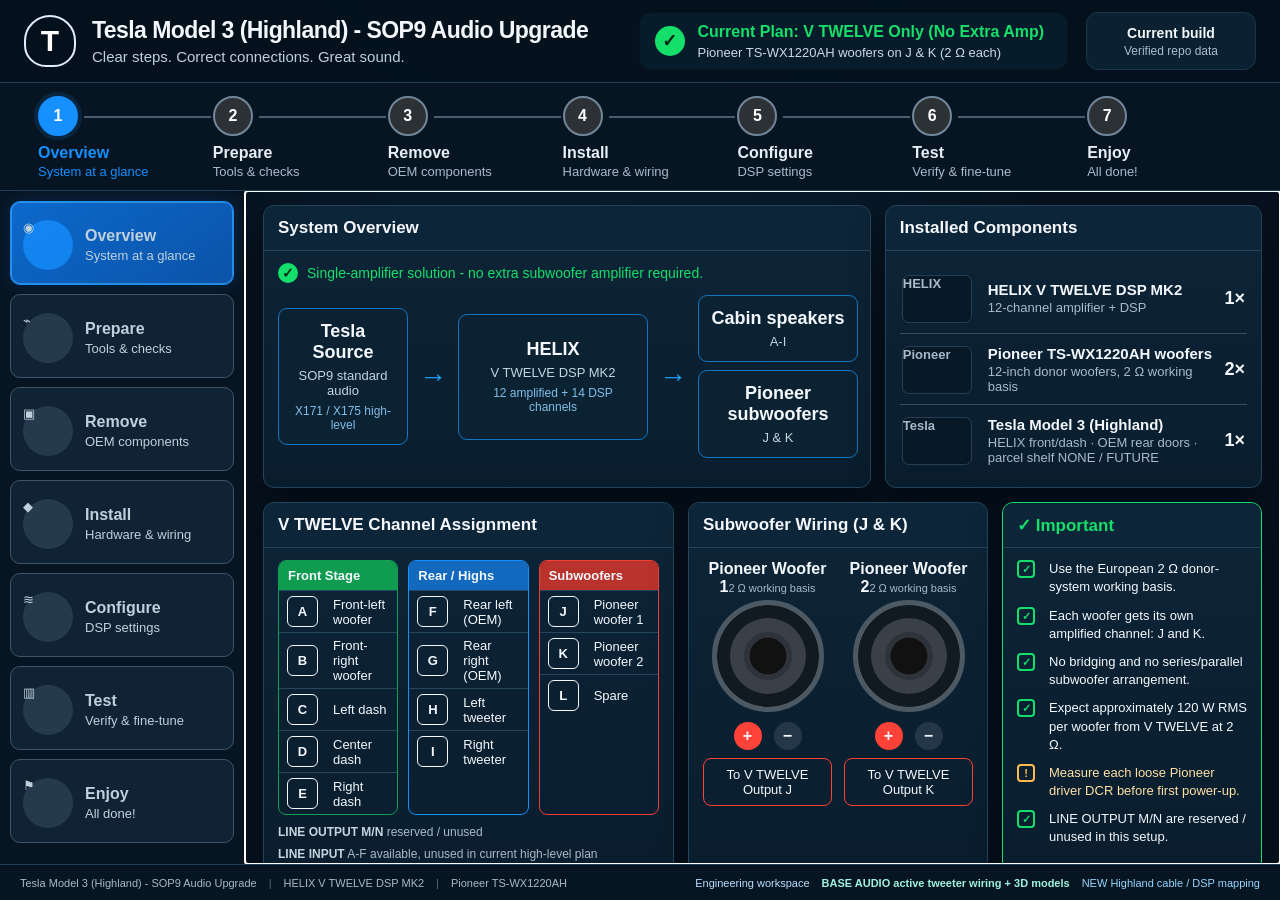
<file: docs/index.html>
<!doctype html>
<html lang="en">
<head>
<meta charset="utf-8">
<meta name="viewport" content="width=device-width,initial-scale=1,viewport-fit=cover">
<meta name="theme-color" content="#07131f">
<title>Tesla Model 3 SOP9 Audio Installation Workflow</title>
<link rel="stylesheet" href="assets/workflow.css">
</head>
<body>
<div id="workflowRoot" class="workflow-app">
  <header class="workflow-header">
    <div class="workflow-brand" aria-label="Tesla audio project">
      <div class="workflow-mark" aria-hidden="true">T</div>
      <div>
        <h1>Tesla Model 3 (Highland) - SOP9 Audio Upgrade</h1>
        <p>Clear steps. Correct connections. Great sound.</p>
      </div>
    </div>
    <div class="workflow-plan" id="planBanner">
      <span class="status-check" aria-hidden="true">✓</span>
      <div><strong>Current Plan: V TWELVE Only (No Extra Amp)</strong><span>Pioneer TS-WX1220AH woofers on J &amp; K (2 Ω each)</span></div>
    </div>
    <div class="workflow-build"><strong>Current build</strong><span>Verified repo data</span></div>
  </header>

  <nav class="workflow-timeline" id="workflowTimeline" aria-label="Installation steps"></nav>

  <div class="workflow-shell">
    <aside class="workflow-rail" aria-label="Step navigation">
      <div id="workflowRail"></div>
    </aside>
    <main class="workflow-main" id="workflowMain" tabindex="-1" aria-live="polite"></main>
  </div>

  <footer class="workflow-footer">
    <span>Tesla Model 3 (Highland) - SOP9 Audio Upgrade</span>
    <span>HELIX V TWELVE DSP MK2</span>
    <span>Pioneer TS-WX1220AH</span>
    <span class="footer-spacer"></span>
    <a href="engineering.html">Engineering workspace</a>
    <a href="baudio-tweeter-routing.html" style="color:#9ff4df"><strong>BASE AUDIO active tweeter wiring + 3D models</strong></a>
    <a href="dsp-wiring.html" style="color:#94d7ff">NEW Highland cable / DSP mapping</a>
  </footer>
</div>
<!--
  The source-focused engineering workspace moved to engineering.html when the
  installation workflow became the default Pages entry point. These legacy
  validation markers remain here until validate_docs_workspace.py is split into
  workflow and engineering contracts: assets/installed-system.js,
  assets/installed-system.css, Tesla Parts Catalog · Audio Speakers, VEHICLE MAP,
  >Vehicle map<.
-->
<script src="assets/workflow.js"></script>
</body>
</html>
</file>
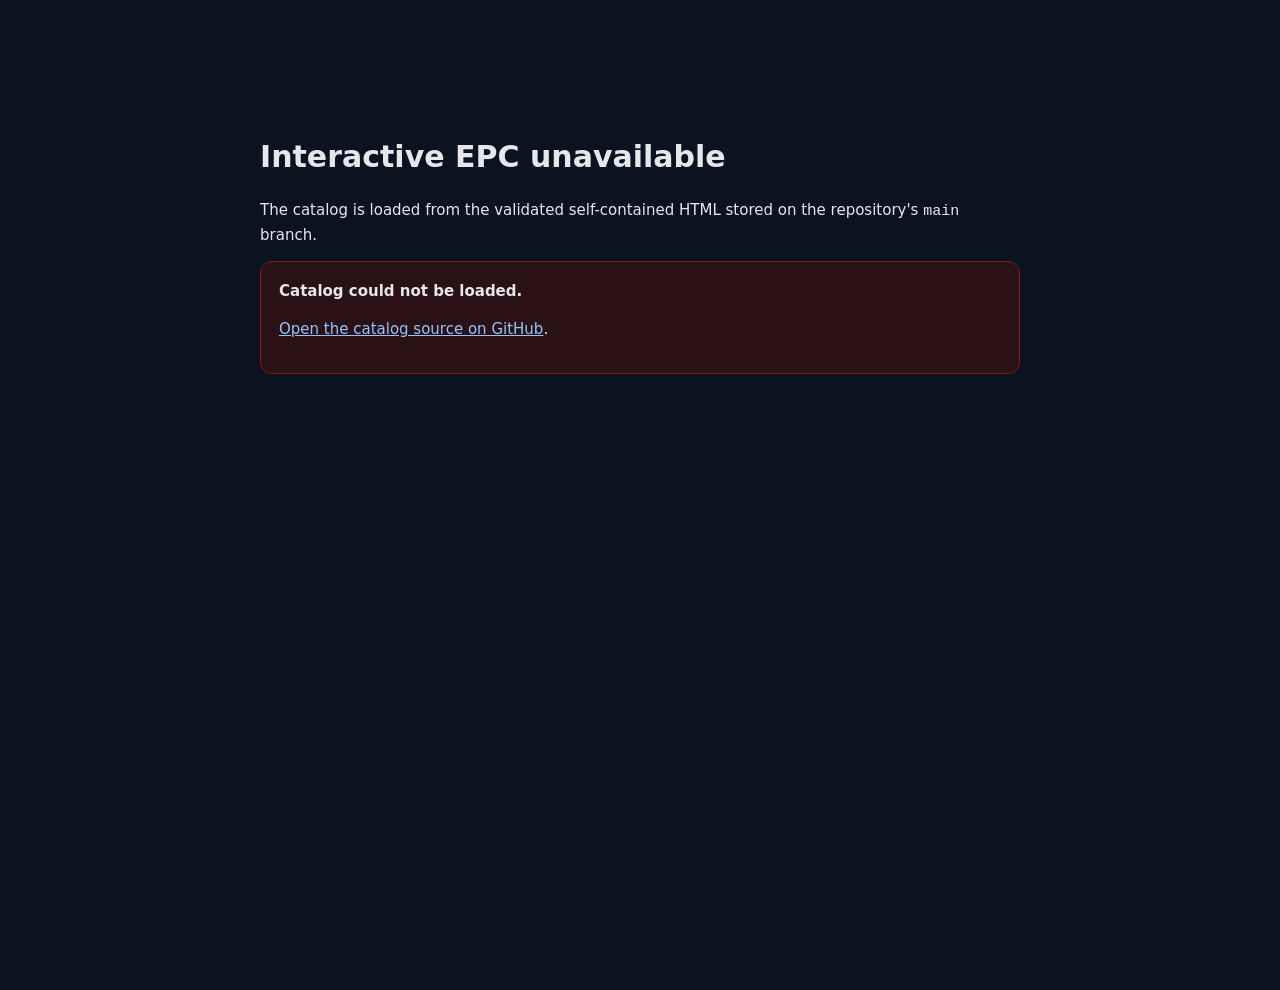
<file: docs/catalog.html>
<!doctype html>
<html lang="en">
<head>
  <meta charset="utf-8">
  <meta name="viewport" content="width=device-width,initial-scale=1">
  <title>Tesla Model 3 Highland SOP9 Audio EPC</title>
  <style>
    html,body{height:100%;margin:0;background:#0b1220;color:#e5e7eb;font:15px/1.5 system-ui,-apple-system,Segoe UI,sans-serif}
    main{max-width:760px;margin:10vh auto;padding:24px}
    a{color:#93c5fd}
    .error{display:none;border:1px solid #7f1d1d;background:#2a1115;padding:18px;border-radius:12px}
  </style>
</head>
<body>
<main id="status">
  <h1>Loading interactive EPC…</h1>
  <p>The catalog is loaded from the validated self-contained HTML stored on the repository's <code>main</code> branch.</p>
  <div id="error" class="error">
    <strong>Catalog could not be loaded.</strong>
    <p><a href="https://github.com/dutchdevil-83/tesla-model3-sop9-audio-epc/blob/main/Tesla_SOP9_Audio_EPC_Playground_v2.1.0_Final.html">Open the catalog source on GitHub</a>.</p>
  </div>
</main>
<script>
(async()=>{
  const url='https://raw.githubusercontent.com/dutchdevil-83/tesla-model3-sop9-audio-epc/main/Tesla_SOP9_Audio_EPC_Playground_v2.1.0_Final.html';
  try{
    const r=await fetch(url,{cache:'no-store'});
    if(!r.ok) throw new Error(`HTTP ${r.status}`);
    const html=await r.text();
    if(!html.includes('renderInspector')||!html.includes('renderView')) throw new Error('Renderer validation failed');
    document.open(); document.write(html); document.close();
  }catch(e){
    document.querySelector('#status h1').textContent='Interactive EPC unavailable';
    document.querySelector('#error').style.display='block';
    console.error(e);
  }
})();
</script>
</body>
</html>
</file>
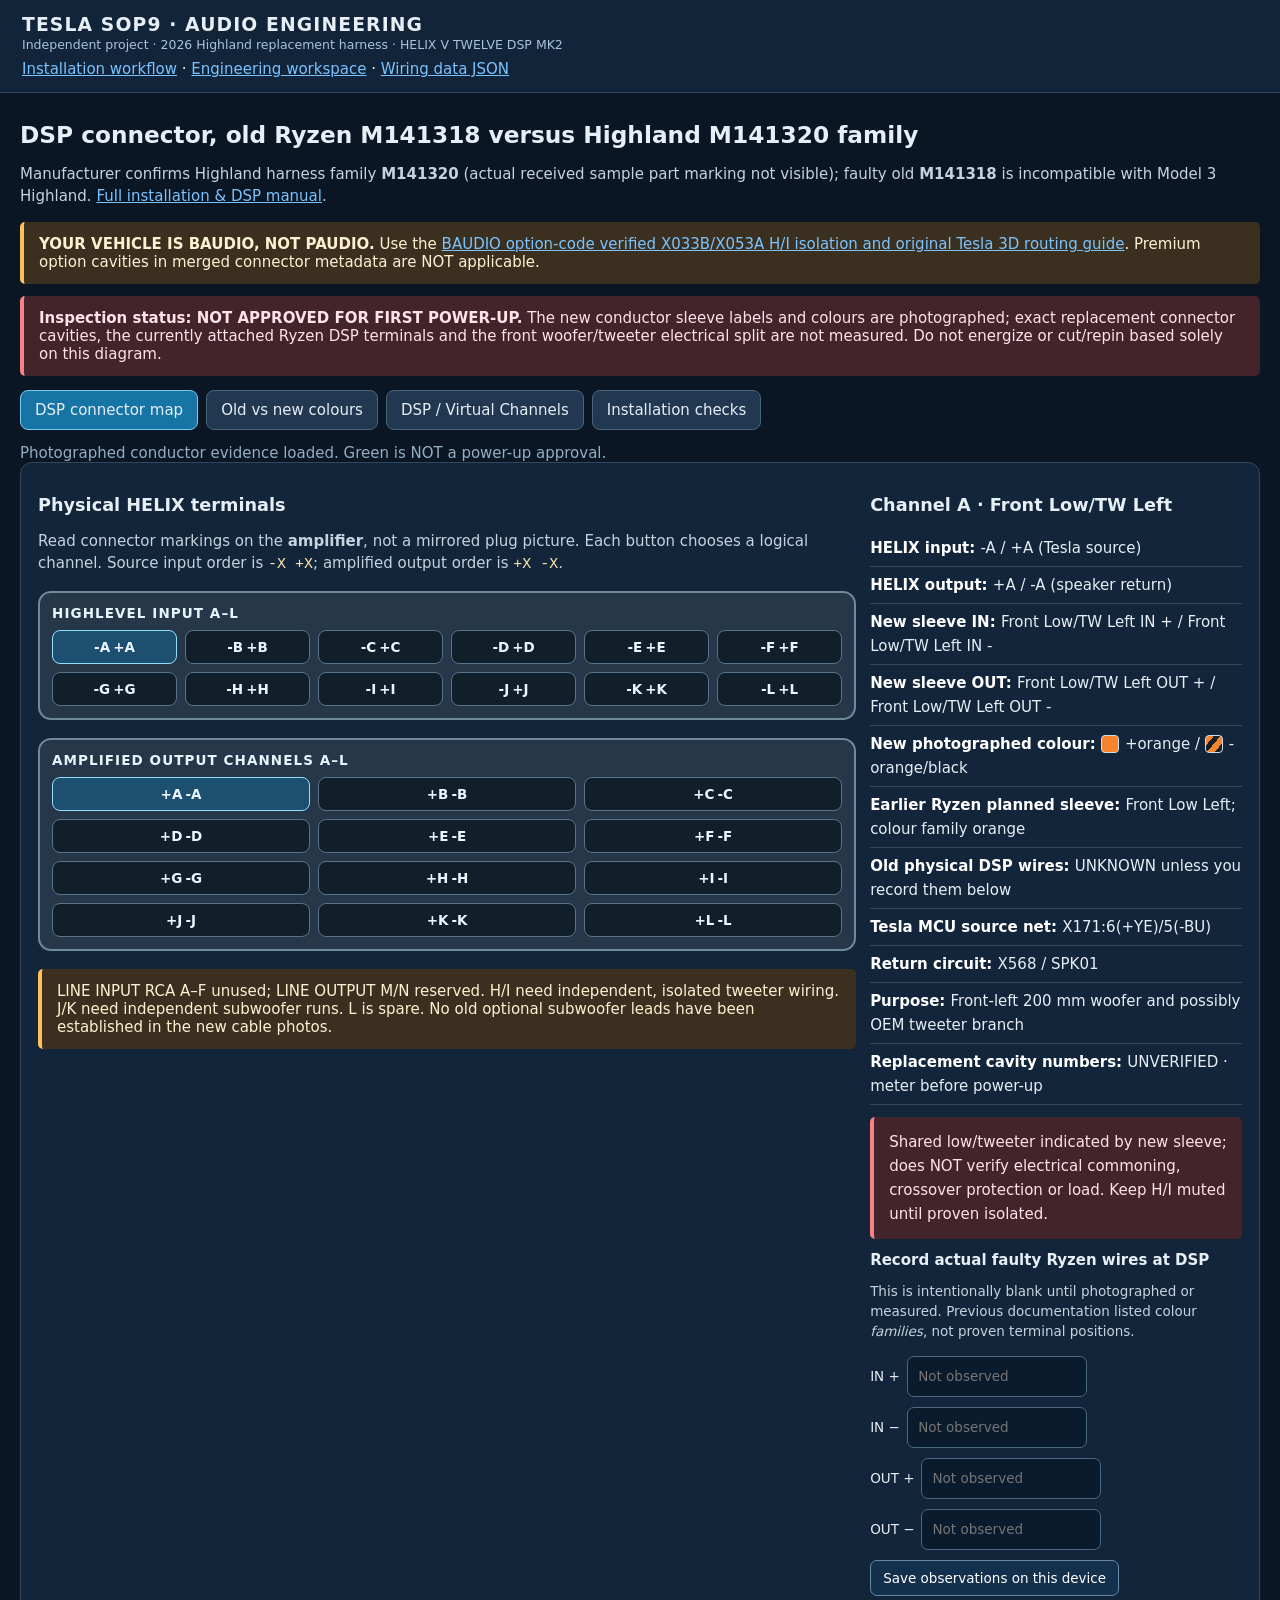
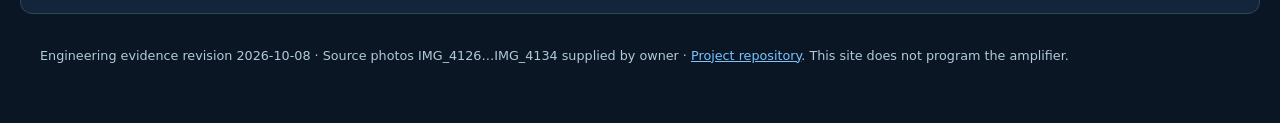
<file: docs/dsp-wiring.html>
<!doctype html>
<html lang="en"><head><meta charset="utf-8"><meta name="viewport" content="width=device-width,initial-scale=1,viewport-fit=cover">
<meta name="theme-color" content="#101f30"><title>HELIX V TWELVE | Highland wiring and VCP</title>
<style>
:root{font:15px system-ui,-apple-system,Segoe UI,Arial,sans-serif;color:#e6eef6;background:#0b1624}
*{box-sizing:border-box}body{margin:0;background:#0b1624}button,input,select{font:inherit}a{color:#7ac3ff}main{max-width:1450px;margin:auto;padding:18px 20px 40px}
header{background:#12243a;border-bottom:1px solid #30465f;padding:14px 22px}header .brand{font-size:1.25rem;font-weight:800;letter-spacing:.06em}header small{color:#a8c4d9}
h1{font-size:1.55rem;margin:10px 0 8px}h2{font-size:1.18rem}h3{font-size:1rem;margin:0 0 10px}p{line-height:1.48;color:#c3d3df}
nav{display:flex;gap:8px;flex-wrap:wrap;margin:14px 0}nav button,.chip{border:1px solid #49657c;color:#e6eef6;background:#223851;border-radius:8px;padding:10px 14px;cursor:pointer}
nav button[aria-selected=true],.chip.sel{background:#1775a6;border-color:#79c9ed}button:focus-visible,input:focus-visible,select:focus-visible{outline:3px solid #f5c95d;outline-offset:3px}
section.panel{background:#13253a;border:1px solid #30475c;border-radius:12px;padding:17px;margin-bottom:14px}
.grid{display:grid;grid-template-columns:minmax(0,2.2fr) minmax(300px,1fr);gap:14px}.cols{display:grid;grid-template-columns:repeat(2,minmax(0,1fr));gap:14px}
.notice{padding:13px 15px;background:#3b3020;border-left:4px solid #ffbf59;color:#fff0d2;margin:12px 0;border-radius:5px}
.danger{padding:13px 15px;background:#42242a;border-left:4px solid #fa8087;color:#ffe3e6;margin:12px 0;border-radius:5px}
.ok{padding:12px;background:#173c39;border-left:4px solid #65d1b3;color:#d9fff2;margin:12px 0}
.subtle{color:#93aec3}.mono,code{font-family:ui-monospace,Consolas,monospace}code{color:#ffe6ad}
table{border-collapse:collapse;width:100%;min-width:780px;font-size:.93rem}th{text-align:left;color:#a8c8dd;background:#1c354d}th,td{padding:10px;border-bottom:1px solid #324e62;vertical-align:top}td small{color:#b5cde1;display:block;margin-top:4px}
.tablewrap{overflow-x:auto;-webkit-overflow-scrolling:touch}label{display:block;margin-bottom:7px;color:#c4d4e3}
select,input{background:#0a1b2e;color:#f1f7fa;border:1px solid #4b6880;border-radius:7px;padding:10px;min-height:41px}
select{max-width:100%}.channels{display:flex;flex-wrap:wrap;gap:7px;margin:13px 0}.channels button{min-width:50px}
.conn{background:#26374a;border:2px solid #718a9a;padding:12px;border-radius:13px;margin:12px 0 18px}
.conn .head{font-size:.9rem;text-transform:uppercase;letter-spacing:.08em;margin-bottom:9px;color:#e3f6fc;font-weight:800}
.connrow{display:flex;flex-wrap:wrap;gap:8px}.connrow + .connrow{margin-top:8px}
.pair{display:flex;gap:3px;padding:8px;background:#111f2b;border:1px solid #597389;border-radius:8px;cursor:pointer;flex:1 1 100px;min-width:88px;justify-content:center}
.pair.sel{background:#1d5070;border-color:#93deff}.terminal{font-weight:800;font-size:.9rem;color:#eaf6ff}
table .colors{display:flex;gap:12px;align-items:center;flex-wrap:wrap}.swatch{width:18px;height:18px;border-radius:4px;border:1px solid #d1dfec;display:inline-block;vertical-align:middle;margin-right:6px}
.tag{display:inline-block;border:1px solid #5b7890;border-radius:7px;padding:3px 7px;font-size:.77rem;margin:2px 2px 2px 0}
.tag.caution{color:#ffe8af;border-color:#bd8c51}.tag.pass{color:#9debd9;border-color:#3ca58e}.tag.stop{color:#ffb5b9;border-color:#d67079}
.detail{line-height:1.6}.detail b{color:#fff}.line{padding:6px 0;border-bottom:1px solid #31495b}
.field{display:flex;gap:7px;align-items:center;margin-bottom:10px}.field input{max-width:180px;flex:1}.field span{min-width:30px}
.step{padding:10px 0;border-bottom:1px solid #31495b}.step input{width:20px;height:20px;vertical-align:middle;margin:0 10px 0 0}
aside{font-size:.9rem}footer{color:#b1cada;padding:20px;font-size:.85rem}
.hidden{display:none !important}button.secondary{background:#13304c;color:#fff;border:1px solid #6889a3;border-radius:7px;padding:9px 12px;cursor:pointer}
@media(max-width:900px){.grid,.cols{grid-template-columns:1fr}main{padding:12px}header{padding:12px}h1{font-size:1.32rem}.pair{flex:1 1 83px}}
@media print{header,nav,.channels,#oldInputFields,#export{display:none!important}body{background:#fff;color:#000}.panel,.conn{background:#fff!important;color:#000}p,.subtle{color:#222}}
</style></head>
<body><header><div class="brand">TESLA SOP9 · AUDIO ENGINEERING</div><small>Independent project · 2026 Highland replacement harness · HELIX V TWELVE DSP MK2</small>
<div style="margin-top:7px"><a href="index.html">Installation workflow</a> · <a href="engineering.html">Engineering workspace</a> · <a href="data/replacement-harness-2026-10-08.json">Wiring data JSON</a></div></header>
<main>
<h1>DSP connector, old Ryzen M141318 versus Highland M141320 family</h1><p>Manufacturer confirms Highland harness family <strong>M141320</strong> (actual received sample part marking not visible); faulty old <strong>M141318</strong> is incompatible with Model 3 Highland. <a href="https://github.com/dutchdevil-83/tesla-model3-sop9-audio-epc/blob/main/docs/HIGHLAND-REPLACEMENT-DSP-MANUAL.md">Full installation &amp; DSP manual</a>.</p>
<div class="notice"><strong>YOUR VEHICLE IS BAUDIO, NOT PAUDIO.</strong> Use the <a href="baudio-tweeter-routing.html">BAUDIO option-code verified X033B/X053A H/I isolation and original Tesla 3D routing guide</a>. Premium option cavities in merged connector metadata are NOT applicable.</div>
<div class="danger"><strong>Inspection status: NOT APPROVED FOR FIRST POWER-UP.</strong> The new conductor sleeve labels and colours are photographed; exact replacement connector cavities, the currently attached Ryzen DSP terminals and the front woofer/tweeter electrical split are not measured. Do not energize or cut/repin based solely on this diagram.</div>
<nav role="tablist" aria-label="Engineering views">
<button data-tab="connections" aria-selected="true">DSP connector map</button>
<button data-tab="differences" aria-selected="false">Old vs new colours</button>
<button data-tab="vcp" aria-selected="false">DSP / Virtual Channels</button>
<button data-tab="checklist" aria-selected="false">Installation checks</button>
</nav>
<div id="status" role="status" class="subtle">Loading local repository evidence…</div>
<section id="connections" class="tabview panel">
<div class="grid"><div>
<h2>Physical HELIX terminals</h2><p>Read connector markings on the <strong>amplifier</strong>, not a mirrored plug picture. Each button chooses a logical channel. Source input order is <code>-X +X</code>; amplified output order is <code>+X -X</code>.</p>
<div class="conn"><div class="head">Highlevel input A–L</div><div id="inputRows"></div></div>
<div class="conn"><div class="head">Amplified output channels A–L</div><div id="outputRows"></div></div>
<div class="notice">LINE INPUT RCA A–F unused; LINE OUTPUT M/N reserved. H/I need independent, isolated tweeter wiring. J/K need independent subwoofer runs. L is spare. No old optional subwoofer leads have been established in the new cable photos.</div>
</div><div>
<h2 id="selectionTitle">Select a channel</h2><div id="selectedDetail" class="detail"></div>
<aside id="oldInputFields"><h3>Record actual faulty Ryzen wires at DSP</h3><p>This is intentionally blank until photographed or measured. Previous documentation listed colour <em>families</em>, not proven terminal positions.</p>
<div class="field"><span>IN +</span><input id="oldInPlus" placeholder="Not observed" aria-label="Old actual input positive colour"></div>
<div class="field"><span>IN −</span><input id="oldInMinus" placeholder="Not observed" aria-label="Old actual input negative colour"></div>
<div class="field"><span>OUT +</span><input id="oldOutPlus" placeholder="Not observed" aria-label="Old actual output positive colour"></div>
<div class="field"><span>OUT −</span><input id="oldOutMinus" placeholder="Not observed" aria-label="Old actual output negative colour"></div>
<button class="secondary" id="saveOld" type="button">Save observations on this device</button>
</aside>
</div></div></section>
<section id="differences" class="tabview panel hidden">
<h2>M141318 versus M141320: manufacturer fitment and wire comparison</h2><p>Old colour families come from the previous engineering plan and are <strong>not</strong> confirmed photographs of the existing DSP terminals. The new label polarity and conductor families come from the newly supplied harness photos.</p><div class="tablewrap" id="comparison"></div>
<div class="notice">There is no evidence that the seven colour families actually changed. The principal confirmed differences are the replacement cable, Highland-specific intended application and changed front low/TW sleeve wording. Whether the <strong>internal plug pinout</strong> differs remains to be established with an unpowered continuity test.</div></section>
<section id="vcp" class="tabview panel hidden">
<h2>Recommended DSP PC-Tool setup: gated commissioning</h2>
<div class="cols">
<div><label for="scenario">Speaker topology (<strong>not</strong> a software connection)</label>
<select id="scenario"><option value="unknown">Unknown / not tested: outputs muted</option><option value="factorySharedLowTw">Shared Low/TW, passive crossover physically verified</option><option value="physicallyIsolatedActive">Independent active tweeters, proven isolated</option></select></div>
<div><div class="tag pass">HELIX HP/LP design preset DEFINED</div><div class="tag stop">Physical wiring not verified / outputs must stay muted</div></div>
</div>
<div id="scenarioGate" class="danger"></div>
<h3>HELIX replacement speaker filters: ready to enter now</h3><p>The four installed HELIX model specifications are known. These HP/LP values are an engineering preset selected from their manufacturer specifications. Only the Ci7 T20FM-SC tweeter high-pass <em>minimum</em> is directly specified by the manufacturer; the other exact crossover points are selected design values. Configure and save them in DSP PC-Tool now, but keep all outputs muted until safe wiring is confirmed.</p><div class="tablewrap" id="specTable"></div><h3>Main to Virtual Routing</h3><p>Enable VCP in DCM. Use ISA to measure individual Tesla inputs and their combined frequency responses before calculating the front L/R full-range virtual feeds. Virtual names below are DSP PC-Tool signal functions, not physical output letters.</p>
<div class="tablewrap" id="vcpTable"></div>
<h3>Virtual to Output Routing, physical readiness and filters</h3><p>HP = high-pass; LP = low-pass; LR24 = Linkwitz–Riley 24 dB/oct. The HELIX speaker crossover frequencies are <strong>defined and configurable now</strong>. Final room/cabin acoustic integration remains a separate measurement refinement. Unknown wiring keeps outputs MUTED rather than blocking creation of a DSP preset.</p>
<div class="tablewrap" id="filterTable"></div>
<div class="notice"><strong>Subwoofer remote gotcha:</strong> VCP OFF ties SubRC to <em>physical</em> K/L. VCP ON assigns SubRC by <em>virtual</em> Subwoofer 1 (K) / Subwoofer 2 (L) to any routed physical outputs. For your planned J/K subwoofer channels, VCP MUST be on, and DIRECTOR must control both in a real test.</div>
<h3>Equalizer, frequency response and level</h3>
<div class="cols">
<section><h3>Input EQ / ISA</h3><p>Start EQ flat. Measure highlevel A/B/C/D/E/F/G individually using ISA, then measured A+C and B+E. Align overlap in amplitude and phase before calibrated summation; do not apply equal 100% to arbitrary overlapping bands.</p><p>If low/TW and dash are already full-range, select the appropriate sole source instead of summing. Do not try to recreate entirely absent frequencies with EQ boosts.</p></section>
<section><h3>Virtual and output EQ</h3><p>Set Virtual EQ and Output EQ to 0 dB flat now. Their initial value is already defined and does not await a microphone. Keep all sound effects OFF during the baseline: RealCenter, Augmented Bass, loudness and rear attenuation until routing is proven. Apply HP/LP filters to speaker <strong>outputs</strong>, not just virtual groups.</p><p>Start channel gains at -12 dB, with H/I at -18 dB and muted until protected. Measure with RTA/microphone before finalizing EQ, phase, time alignment, or boosts.</p></section>
</div><p><a href="https://www.audiotec-fischer.de/en/knowledge-base/DSP-PC-Tool/io/" target="_blank" rel="noopener">Official IO/VCP routing</a> · <a href="https://www.audiotec-fischer.de/en/knowledge-base/DSP-PC-Tool/isa/" target="_blank" rel="noopener">Official ISA</a> · <a href="https://www.audiotec-fischer.de/en/knowledge-base/DSP-PC-Tool/dcm/" target="_blank" rel="noopener">Official DCM/gain</a> · <a href="https://www.audiotec-fischer.de/media/pdf/d3/17/06/HELIX-V-TWELVE-DSP_MK2_148x210mm_02-12-21_web.pdf" target="_blank" rel="noopener">Official V TWELVE manual</a></p>
</section>
<section id="checklist" class="tabview panel hidden"><h2>Before the first powered DSP test</h2><p>Checklist is local to this browser. Checking a box records what <em>you verified</em> and does not prove the circuit or alter the DSP. Do not energize merely because the software shows green.</p><div id="checkItems"></div>
<button class="secondary" id="export" type="button">Export observed old colours and checklist as JSON</button>
</section>
<footer>Engineering evidence revision 2026-10-08 · Source photos IMG_4126…IMG_4134 supplied by owner · <a href="https://github.com/dutchdevil-83/tesla-model3-sop9-audio-epc">Project repository</a>. This site does not program the amplifier.</footer>
</main>
<script>
(function(){
'use strict';
var current='A',data=null,legacy={},checks={}, scenario='unknown', store='tesla-highland-replacement-audio-20261008';
function loadState(){try {var s=JSON.parse(localStorage.getItem(store)||'{}');legacy=s.legacy||{};checks=s.checks||{};scenario=s.scenario||'unknown';}catch(e){legacy={};checks={};}}
function saveState(){try{localStorage.setItem(store,JSON.stringify({legacy:legacy,checks:checks,scenario:scenario}));}catch(e){}}
function el(id){return document.getElementById(id)}
function node(tag,txt,cls){var x=document.createElement(tag);if(txt!==undefined)x.textContent=txt;if(cls)x.className=cls;return x}
function clear(x){while(x.firstChild)x.removeChild(x.firstChild)}
function textCell(tr,txt){var c=node('td',txt);tr.appendChild(c);return c}
function table(host,heads,rows){clear(host);var t=node('table');var thead=node('thead'),hr=node('tr');heads.forEach(function(h){hr.appendChild(node('th',h))});thead.appendChild(hr);t.appendChild(thead);var tb=node('tbody');rows.forEach(function(row){var tr=node('tr');row.forEach(function(cell){textCell(tr,cell===null?'':String(cell))});tb.appendChild(tr)});t.appendChild(tb);host.appendChild(t);}
function colorValue(n){var k=(n||'').split('/')[0].toLowerCase();return ({orange:'#f4852d',brown:'#8c5d48',green:'#169b70',purple:'#8d62c8',blue:'#2686d6',grey:'#778b93',gray:'#778b93',white:'#f2f0e4',black:'#18222d'})[k]||'#6d8295'}
function swatch(name){var s=node('span','', 'swatch');if(name.indexOf('/black')>=0){s.style.background='repeating-linear-gradient(130deg,'+colorValue(name)+ ' 0 6px,#152028 6px 11px)';}else{s.style.background=colorValue(name)}return s}
function displayPair(x,plus,minus){x.appendChild(swatch(plus));x.appendChild(node('span','+'+plus+' / '));x.appendChild(swatch(minus));x.appendChild(node('span','-'+minus));}
function pairButton(ch,isInput){var b=node('button',undefined,'pair');b.type='button';b.dataset.ch=ch;b.setAttribute('aria-label', (isInput?'Highlevel input ':'Amplified output ')+ch);b.addEventListener('click',function(){select(ch)});var first=isInput?'-':'+',second=isInput?'+':'-';b.appendChild(node('span',first+ch,'terminal'));b.appendChild(node('span',second+ch,'terminal'));return b}
function row(host,channels,isInput){var r=node('div',undefined,'connrow');channels.split('').forEach(function(ch){r.appendChild(pairButton(ch,isInput))});host.appendChild(r)}
function buildConnectors(){row(el('inputRows'),'ABCDEF',true);row(el('inputRows'),'GHIJKL',true);row(el('outputRows'),'ABC',false);row(el('outputRows'),'DEF',false);row(el('outputRows'),'GHI',false);row(el('outputRows'),'JKL',false)}
function getChannel(ch){return data.channels.find(function(x){return x.channel===ch})}
function select(ch){current=ch;document.querySelectorAll('.pair').forEach(function(x){x.classList.toggle('sel',x.dataset.ch===ch);x.setAttribute('aria-pressed',x.dataset.ch===ch?'true':'false')});renderDetail();}
function line(host,label,value){var d=node('div',undefined,'line');var strong=node('b',label+': ');d.appendChild(strong);d.appendChild(node('span',value));host.appendChild(d)}
function renderDetail(){
var c=getChannel(current),h=el('selectedDetail');clear(h);el('selectionTitle').textContent='Channel '+current+' · '+(c?c.replacement.label:'No harness lead');
if(!c){
var n=data.nonHarnessChannels.find(function(x){return x.channel===current});
line(h,'Highlevel input','SPARE / not connected');line(h,'Amplified output',n?n.use:'Spare');
line(h,'State',n?n.state:'SPARE');line(h,'Source',n&&n.source||'Unassigned');
el('oldInputFields').classList.add('hidden');return;
}
el('oldInputFields').classList.remove('hidden');
line(h,'HELIX input',c.dsp.inputMinus+' / '+c.dsp.inputPlus+' (Tesla source)');
line(h,'HELIX output',c.dsp.outputPlus+' / '+c.dsp.outputMinus+' (speaker return)');
line(h,'New sleeve IN',c.replacement.inputPlus+' / '+c.replacement.inputMinus);
line(h,'New sleeve OUT',c.replacement.outputPlus+' / '+c.replacement.outputMinus);
var cs=node('div',undefined,'line');cs.appendChild(node('b','New photographed colour: '));displayPair(cs,c.replacement.wirePlus,c.replacement.wireMinus);h.appendChild(cs);
line(h,'Earlier Ryzen planned sleeve',c.oldRyzen.label+'; colour family '+c.oldRyzen.documentedColourFamily);
line(h,'Old physical DSP wires','UNKNOWN unless you record them below');
line(h,'Tesla MCU source net',c.tesla.source);
line(h,'Return circuit',c.tesla.returnConnector+' / '+c.target);
line(h,'Purpose',c.role);
line(h,'Replacement cavity numbers','UNVERIFIED · meter before power-up');
if(current==='A'||current==='B'){h.appendChild(node('div','Shared low/tweeter indicated by new sleeve; does NOT verify electrical commoning, crossover protection or load. Keep H/I muted until proven isolated.','danger'));}
var x=legacy[current]||{};['oldInPlus','oldInMinus','oldOutPlus','oldOutMinus'].forEach(function(id){el(id).value=x[id]||''});
}
function compare(){var rows=data.channels.map(function(x){var old=legacy[x.channel]||{};var actual=[old.oldInPlus,old.oldInMinus,old.oldOutPlus,old.oldOutMinus].filter(Boolean).join(' / ')||'NOT RECORDED';return [x.channel,x.oldRyzen.label,x.oldRyzen.documentedColourFamily+' family, DSP terminals unverified',actual,x.replacement.label,x.replacement.wirePlus+' (+), '+x.replacement.wireMinus+' (-)',x.tesla.source]});table(el('comparison'),['HELIX','Old Ryzen sleeve','Old plan colours','Actual faulty old DSP wires (user-recorded)','New Highland sleeve','New observed conductors','Tesla source reference (NOT new plug cavities)'],rows)}
function vcp(){
var basis=data.speakerSpecificationDspBaseline;
var specRows=(basis?.manufacturerSpecs||[]).map(function(x){
  return [x.physicalChannels.join(' / '),x.speaker,x.impedanceOhm+' ohm',x.publishedRangeHz.join('–')+' Hz',x.presetHighPassHz+' Hz LR24',x.presetLowPassHz===null?'OFF':x.presetLowPassHz+' Hz LR24','HP/LP defined; wiring gate separate'];
});
(basis?.otherChannels||[]).forEach(function(x){
  specRows.push([x.physicalChannels.join(' / '),x.speaker,'N/A','N/A',x.presetHighPassHz===null?'UNSET':x.presetHighPassHz===undefined?'N/A':x.presetHighPassHz+' Hz LR24',x.presetLowPassHz===null?'OFF':x.presetLowPassHz===undefined?'N/A':x.presetLowPassHz+' Hz LR24',x.status]);
});
table(el('specTable'),['Physical OUT','Speaker model','Nominal Z','Published response','HP preset','LP preset','Readiness'],specRows);
var rows=data.virtualInputs.map(function(x){return[x.virtual,x.inputs,x.note]});table(el('vcpTable'),['Virtual channel name','Measured inputs / proposed sources','Configuration gate'],rows);var sc=data.routingPresets[scenario];var gate=el('scenarioGate');
gate.textContent=sc?sc.gate:'STOP: topology unknown. Leave all amplified outputs muted or disconnected until correct source/returns and safe speaker loads are proven. No electrical circuit has been tested by this page.';
var out=sc?sc.outputs:data.routingPresets.physicallyIsolatedActive.outputs.map(function(x){return Object.assign({},x,{level:'MUTED - connection gate not passed',hp:x.ch==='H/I'?'Protective HP must be saved; keep muted':x.hp,lp:x.lp})});
table(el('filterTable'),['Physical OUT','Virtual source','Speaker/load','HP','LP','Initial level / state'],out.map(function(x){return[x.ch,x.path,x.speaker,x.hp,x.lp,x.level]}));}
function initChecklist(){clear(el('checkItems'));data.safetyChecks.forEach(function(msg,i){var div=node('div',undefined,'step');var label=node('label');var cb=node('input');cb.type='checkbox';cb.checked=!!checks[i];cb.addEventListener('change',function(){checks[i]=cb.checked;saveState()});label.appendChild(cb);label.appendChild(node('span',msg));div.appendChild(label);el('checkItems').appendChild(div)})}
function tabs(){document.querySelectorAll('nav [data-tab]').forEach(function(b){b.addEventListener('click',function(){document.querySelectorAll('nav [data-tab]').forEach(function(other){var yes=other===b;other.setAttribute('aria-selected',yes?'true':'false');el(other.dataset.tab).classList.toggle('hidden',!yes)});})})}
function init(){loadState();tabs();buildConnectors();el('scenario').value=scenario;el('scenario').addEventListener('change',function(){scenario=this.value;saveState();vcp()});
el('saveOld').addEventListener('click',function(){var o={};['oldInPlus','oldInMinus','oldOutPlus','oldOutMinus'].forEach(function(id){o[id]=el(id).value.trim()});legacy[current]=o;saveState();compare();el('status').textContent='Old wire observations saved in this browser only.'});
el('export').addEventListener('click',function(){var s=JSON.stringify({recordedAt:new Date().toISOString(),sourceRevision:data.updated,legacy:legacy,checks:checks,scenario:scenario},null,2);var blob=new Blob([s],{type:'application/json'});var url=URL.createObjectURL(blob);var a=document.createElement('a');a.href=url;a.download='tesla-old-cable-observations-20261008.json';a.click();setTimeout(function(){URL.revokeObjectURL(url)},2000)});
fetch('data/replacement-harness-2026-10-08.json',{cache:'no-store'}).then(function(r){if(!r.ok)throw Error('HTTP '+r.status);return r.json()}).then(function(j){data=j;el('status').textContent='Photographed conductor evidence loaded. Green is NOT a power-up approval.';select('A');compare();vcp();initChecklist()}).catch(function(e){el('status').textContent='Could not load verified harness data: '+e.message+'. Serve this page from GitHub Pages or a local HTTP server, not file://.';});}
init();
})();
</script></body></html>
</file>
<file: docs/assets/workflow.css>
:root {
  color-scheme: dark;
  --wf-bg: #06111d;
  --wf-panel: #0b2031;
  --wf-border: #24445d;
  --wf-text: #f4f8fc;
  --wf-muted: #a7bbcb;
  --wf-blue: #168fff;
  --wf-green: #15df6b;
  --wf-red: #ff4238;
  --wf-amber: #ffb84d;
  --wf-shadow: 0 16px 36px rgba(0, 0, 0, .28);
  --wf-radius: 11px;
}
* { box-sizing: border-box; }
html, body { margin: 0; min-height: 100%; background: var(--wf-bg); }
body { font-family: Inter, ui-sans-serif, -apple-system, BlinkMacSystemFont, "Segoe UI", Arial, sans-serif; color: var(--wf-text); }
button, a { font: inherit; }
button { color: inherit; }
a { color: inherit; }
button:focus-visible, a:focus-visible, summary:focus-visible { outline: 3px solid rgba(22, 143, 255, .65); outline-offset: 2px; }
.sr-only { position: absolute; width: 1px; height: 1px; padding: 0; margin: -1px; overflow: hidden; clip: rect(0,0,0,0); white-space: nowrap; border: 0; }
.workflow-app { min-height: 100dvh; background: radial-gradient(circle at 48% -20%, #0d314a 0, var(--wf-bg) 45%); display: grid; grid-template-rows: auto auto minmax(0, 1fr) auto; }
.workflow-header { min-height: 82px; padding: 12px 24px; display: grid; grid-template-columns: minmax(420px, 1fr) minmax(360px, .72fr) 170px; gap: 18px; align-items: center; border-bottom: 1px solid #1e3f59; background: rgba(5, 17, 29, .95); }
.workflow-brand { display: flex; gap: 16px; align-items: center; min-width: 0; }
.workflow-mark { width: 52px; height: 52px; border: 2px solid #dfeeff; border-radius: 50% 50% 42% 42%; display: grid; place-items: center; font-size: 30px; font-weight: 900; color: #fff; line-height: 1; flex: none; }
.workflow-brand h1 { margin: 0; font-size: clamp(22px, 1.8vw, 30px); letter-spacing: -.025em; line-height: 1.08; }
.workflow-brand p { margin: 5px 0 0; color: #bfd0dd; font-size: 15px; }
.workflow-plan { min-height: 58px; background: #071c2a; border-radius: 12px; padding: 10px 16px; display: flex; align-items: center; gap: 13px; box-shadow: inset 0 0 0 1px rgba(0, 0, 0, .3); }
.workflow-plan .status-check { width: 30px; height: 30px; border-radius: 50%; background: var(--wf-green); color: #052414; display: grid; place-items: center; font-weight: 900; font-size: 18px; flex: none; }
.workflow-plan strong { display: block; color: var(--wf-green); font-size: 16px; line-height: 1.2; }
.workflow-plan span:not(.status-check) { display: block; margin-top: 4px; color: #cbd9e4; font-size: 13px; }
.workflow-build { min-height: 58px; background: #0b2030; border-radius: 12px; padding: 10px 14px; display: grid; align-content: center; justify-items: center; text-align: center; border: 1px solid #18364c; }
.workflow-build strong { font-size: 14px; }
.workflow-build span { color: var(--wf-muted); font-size: 12px; margin-top: 3px; }
.workflow-timeline { min-height: 108px; padding: 10px 28px 9px; display: grid; grid-template-columns: repeat(7, 1fr); border-bottom: 1px solid #1e3f59; background: #071522; overflow-x: auto; }
.timeline-step { position: relative; border: 0; background: transparent; padding: 0 10px; min-width: 135px; min-height: 86px; text-align: left; color: var(--wf-muted); cursor: pointer; display: grid; grid-template-columns: 44px minmax(0, 1fr); grid-template-rows: 46px auto; align-items: center; }
.timeline-step::after { content: ""; position: absolute; left: 56px; right: -8px; top: 23px; height: 2px; background: #5c7082; opacity: .8; }
.timeline-step:last-child::after { display: none; }
.timeline-number { width: 40px; height: 40px; border-radius: 50%; border: 2px solid #72869a; background: #2c3136; display: grid; place-items: center; font-weight: 800; color: #fff; z-index: 1; }
.timeline-copy { grid-column: 1 / -1; }
.timeline-copy strong { display: block; font-size: 16px; color: #e8eef5; margin-top: 2px; }
.timeline-copy span { display: block; font-size: 13px; color: var(--wf-muted); margin-top: 2px; }
.timeline-step.active .timeline-number { border-color: var(--wf-blue); background: var(--wf-blue); box-shadow: 0 0 0 4px rgba(22, 143, 255, .14); }
.timeline-step.active .timeline-copy strong, .timeline-step.active .timeline-copy span { color: var(--wf-blue); }
.timeline-step.complete .timeline-number { border-color: var(--wf-green); background: #0b6e3e; }
.timeline-step.complete::after { background: var(--wf-green); }
.workflow-shell { min-height: 0; display: grid; grid-template-columns: 245px minmax(0, 1fr); }
.workflow-rail { border-right: 1px solid #1e3f59; background: #071522; padding: 10px; overflow: auto; }
.rail-step { width: 100%; min-height: 84px; border: 1px solid #40556a; border-radius: 10px; background: #102334; color: #e7edf3; margin-bottom: 9px; padding: 12px; display: grid; grid-template-columns: 52px minmax(0,1fr); align-items: center; gap: 10px; text-align: left; cursor: pointer; }
.rail-step:hover { border-color: #5f809a; background: #122c42; }
.rail-step.active { border-color: var(--wf-blue); background: linear-gradient(145deg, #0b69cb, #0b53a8); box-shadow: inset 0 0 0 1px rgba(96, 183, 255, .5), 0 0 18px rgba(0, 123, 255, .18); }
.rail-icon { width: 50px; height: 50px; border-radius: 50%; background: rgba(111, 142, 164, .22); display: grid; place-items: center; font-size: 22px; }
.rail-step.active .rail-icon { background: rgba(22,143,255,.75); }
.rail-step strong { display: block; font-size: 16px; }
.rail-step span { display: block; color: #bfd0dd; font-size: 13px; margin-top: 3px; }
.workflow-main { min-width: 0; overflow: auto; padding: 14px 18px 18px; scroll-behavior: smooth; }
.step-layout { display: grid; gap: 14px; align-items: start; }
.step-titlebar { display: flex; align-items: center; gap: 12px; }
.step-titlebar h2 { margin: 0; font-size: 22px; }
.step-titlebar p { margin: 2px 0 0; color: var(--wf-muted); font-size: 14px; }
.step-status { margin-left: auto; padding: 6px 10px; border: 1px solid #285477; border-radius: 999px; color: #abd9ff; background: #0a2438; font-size: 12px; font-weight: 750; white-space: nowrap; }
.overview-top { display: grid; grid-template-columns: minmax(0, 1.45fr) minmax(370px, .9fr); gap: 14px; }
.overview-bottom { display: grid; grid-template-columns: minmax(0, 1.45fr) minmax(300px, .75fr) minmax(260px, .55fr); gap: 14px; }
.workflow-card { background: linear-gradient(180deg, #0d2538, #091d2d); border: 1px solid var(--wf-border); border-radius: var(--wf-radius); box-shadow: var(--wf-shadow); overflow: hidden; }
.card-head { padding: 10px 14px; min-height: 45px; display: flex; align-items: center; gap: 10px; border-bottom: 1px solid #23445c; background: rgba(13, 38, 57, .85); }
.card-head h3 { margin: 0; font-size: 17px; }
.card-body { padding: 12px 14px; }
.card-body > p:first-child { margin-top: 0; }
.system-ok { display: flex; align-items: center; gap: 9px; color: var(--wf-green); font-size: 14px; margin-bottom: 12px; }
.system-ok i { width: 20px; height: 20px; border-radius: 50%; background: var(--wf-green); color: #032814; display: grid; place-items: center; font-style: normal; font-weight: 900; }
.system-flow { display: grid; grid-template-columns: minmax(130px,.8fr) 34px minmax(190px,1.15fr) 34px minmax(160px,.9fr); gap: 8px; align-items: center; }
.flow-node { min-height: 126px; border: 1px solid #1576bd; border-radius: 9px; background: #0b2233; display: grid; align-content: center; justify-items: center; padding: 12px; text-align: center; }
.flow-node strong { font-size: 18px; }
.flow-node span { margin-top: 5px; color: #c3d5e1; font-size: 13px; }
.flow-node .flow-mini { font-size: 12px; color: #82bde7; margin-top: 6px; }
.flow-stack { display: grid; gap: 8px; }
.flow-stack .flow-node { min-height: 58px; }
.flow-arrow { text-align: center; color: #21a4ff; font-size: 28px; }
.component-list { display: grid; }
.component-row { display: grid; grid-template-columns: 74px minmax(0,1fr) auto; gap: 12px; align-items: center; padding: 10px 2px; border-bottom: 1px solid #315066; }
.component-row:last-child { border-bottom: 0; }
.component-thumb { width: 70px; height: 48px; border-radius: 7px; background: #071827; border: 1px solid #263f54; display: grid; place-items: center; color: #9db8ca; font-size: 12px; font-weight: 800; }
.component-row strong { display: block; font-size: 15px; }
.component-row span { display: block; color: var(--wf-muted); font-size: 13px; margin-top: 2px; }
.component-row b { font-size: 18px; }
.channel-grid { display: grid; grid-template-columns: repeat(3, minmax(0, 1fr)); gap: 10px; }
.channel-group { border: 1px solid #2e5b78; border-radius: 8px; overflow: hidden; }
.channel-group-head { padding: 7px 9px; font-size: 13px; font-weight: 800; }
.channel-group.front { border-color: #149e54; }
.channel-group.front .channel-group-head { background: #0f9c50; }
.channel-group.rear { border-color: #168fff; }
.channel-group.rear .channel-group-head { background: #1269bd; }
.channel-group.sub { border-color: #ef3f36; }
.channel-group.sub .channel-group-head { background: #b9322c; }
.channel-row { display: grid; grid-template-columns: 38px minmax(0,1fr); gap: 8px; align-items: center; min-height: 42px; padding: 5px 8px; border-top: 1px solid #26465d; }
.channel-badge { width: 31px; height: 31px; border: 1px solid currentColor; border-radius: 6px; display: grid; place-items: center; font-weight: 800; }
.channel-row span { font-size: 13px; }
.channel-note { color: var(--wf-muted); font-size: 11px; }
.line-out-strip { margin-top: 10px; display: flex; gap: 8px; flex-wrap: wrap; color: var(--wf-muted); font-size: 12px; }
.line-out-strip b { color: #c6d5df; }
.sub-wiring { display: grid; grid-template-columns: 1fr 1fr; gap: 12px; }
.woofer-card { text-align: center; }
.woofer-graphic { width: 112px; height: 112px; margin: 4px auto 10px; border-radius: 50%; border: 5px solid #4c5962; box-shadow: inset 0 0 0 13px #111a20, inset 0 0 0 27px #394049; background: radial-gradient(circle, #111 0 25%, #2d3338 26% 49%, #161a1d 50% 70%, #5d666d 71%); }
.woofer-terminal { display: inline-flex; align-items: center; justify-content: center; width: 28px; height: 28px; border-radius: 50%; font-weight: 900; margin: 0 6px; }
.woofer-terminal.plus { background: var(--wf-red); }
.woofer-terminal.minus { background: #243748; }
.woofer-route { border: 1px solid var(--wf-red); border-radius: 8px; padding: 8px; margin-top: 8px; font-size: 13px; }
.important-card { border-color: var(--wf-green); }
.important-card .card-head { color: var(--wf-green); }
.check-list { display: grid; gap: 10px; }
.check-item { display: grid; grid-template-columns: 24px 1fr; gap: 8px; align-items: start; font-size: 13px; line-height: 1.4; }
.check-item i { width: 18px; height: 18px; border: 2px solid var(--wf-green); border-radius: 4px; color: var(--wf-green); display: grid; place-items: center; font-style: normal; font-size: 11px; font-weight: 900; }
.check-item.critical { color: #ffe0a6; }
.check-item.critical i { border-color: var(--wf-amber); color: var(--wf-amber); }
.wide-grid { display: grid; grid-template-columns: minmax(0, 1.45fr) minmax(300px, .7fr); gap: 14px; }
.info-grid { display: grid; grid-template-columns: repeat(3, minmax(0,1fr)); gap: 10px; }
.info-tile { border: 1px solid var(--wf-border); background: #0a1d2c; border-radius: 8px; padding: 12px; }
.info-tile strong { display: block; font-size: 14px; }
.info-tile span { display: block; margin-top: 5px; color: var(--wf-muted); font-size: 13px; line-height: 1.42; }
.workflow-table-wrap { overflow: auto; border: 1px solid var(--wf-border); border-radius: 8px; }
.workflow-table { width: 100%; min-width: 900px; border-collapse: collapse; font-size: 12px; }
.workflow-table th { position: sticky; top: 0; background: #102b40; color: #c8d8e4; text-align: left; padding: 9px 8px; border-bottom: 1px solid #315773; white-space: nowrap; }
.workflow-table td { padding: 8px; border-bottom: 1px solid #1e3b51; vertical-align: top; color: #e6edf3; }
.workflow-table td small { display: block; color: var(--wf-muted); margin-top: 2px; }
.raw-code { font-family: ui-monospace, SFMono-Regular, Menlo, Consolas, monospace; color: #9ed6ff; }
.state-good { color: var(--wf-green); }
.state-warn { color: var(--wf-amber); }
.state-future { color: #84a1b7; }
.connector-map { display: grid; grid-template-columns: repeat(4, minmax(0,1fr)); gap: 10px; }
.connector-block { border: 1px solid #28516c; background: #091d2d; border-radius: 9px; padding: 10px; }
.connector-block strong { display: block; font-size: 13px; color: #dbe9f3; }
.connector-block span { display: block; margin-top: 4px; color: var(--wf-muted); font-size: 12px; }
.connector-chips { display: flex; flex-wrap: wrap; gap: 5px; margin-top: 8px; }
.connector-chip { min-width: 30px; min-height: 30px; border: 1px solid #39789e; border-radius: 5px; display: grid; place-items: center; font-size: 12px; color: #ccecff; padding: 0 6px; }
.warning-box { border: 1px solid #d39438; background: rgba(102, 61, 9, .3); border-radius: 9px; padding: 11px 12px; color: #ffd99b; font-size: 13px; line-height: 1.45; }
.success-box { border: 1px solid #16a45a; background: rgba(7, 70, 39, .34); border-radius: 9px; padding: 11px 12px; color: #bdf6d5; font-size: 13px; line-height: 1.45; }
.step-details { display: grid; gap: 8px; }
.step-details details { border: 1px solid var(--wf-border); background: #081b2a; border-radius: 8px; overflow: hidden; }
.step-details summary { min-height: 48px; padding: 12px 14px; cursor: pointer; font-weight: 750; display: flex; align-items: center; list-style: none; }
.step-details summary::-webkit-details-marker { display: none; }
.step-details summary::after { content: "+"; margin-left: auto; color: #84bfe9; font-size: 20px; }
.step-details details[open] summary::after { content: "−"; }
.details-body { padding: 0 14px 14px; color: #c2d0dc; font-size: 13px; line-height: 1.55; }
.details-body p { margin: 7px 0; }
.details-body ul { margin: 8px 0; padding-left: 20px; }
.details-body a { color: #77c5ff; text-decoration: none; }
.details-body a:hover { text-decoration: underline; }
.sequence-list { display: grid; gap: 8px; }
.sequence-item { display: grid; grid-template-columns: 42px minmax(0, 1fr); gap: 10px; align-items: start; padding: 10px; border: 1px solid #27475e; border-radius: 8px; background: #091c2a; }
.sequence-num { width: 34px; height: 34px; border-radius: 50%; background: #1269bd; display: grid; place-items: center; font-weight: 800; }
.sequence-item strong { display: block; font-size: 14px; }
.sequence-item span { display: block; color: var(--wf-muted); margin-top: 3px; font-size: 13px; line-height: 1.42; }
.quick-bar { display: grid; grid-template-columns: minmax(0, 1fr) 235px; gap: 18px; align-items: end; margin-top: 2px; }
.quick-links h3 { margin: 0 0 8px; font-size: 16px; }
.quick-link-grid { display: grid; grid-template-columns: repeat(5, minmax(0,1fr)); gap: 10px; }
.quick-link { min-height: 58px; border: 1px solid #41647c; background: #0b2031; color: #edf5fb; border-radius: 8px; display: flex; align-items: center; justify-content: center; gap: 8px; text-decoration: none; padding: 9px; text-align: center; font-size: 12px; cursor: pointer; }
.quick-link:hover { border-color: #64aee0; background: #0d2a40; }
.step-nav { display: grid; gap: 7px; justify-items: end; }
.step-nav-buttons { display: flex; gap: 8px; }
.nav-button { min-width: 96px; min-height: 52px; border: 1px solid #3a6685; border-radius: 8px; background: #0b2132; color: #eaf4fb; cursor: pointer; padding: 8px 12px; }
.nav-button.primary { min-width: 150px; background: linear-gradient(180deg, #168fff, #0c71d9); border-color: #34a2ff; font-weight: 800; }
.nav-button:disabled { opacity: .4; cursor: default; }
.step-counter { color: var(--wf-muted); font-size: 12px; }
.workflow-footer { min-height: 36px; display: flex; align-items: center; gap: 12px; padding: 0 20px; border-top: 1px solid #1e3f59; background: #071522; color: #a8bac7; font-size: 11px; }
.workflow-footer span + span::before { content: "|"; margin-right: 12px; color: #526a7c; }
.workflow-footer .footer-spacer { flex: 1; }
.workflow-footer .footer-spacer::before { display: none; }
.workflow-footer a { color: #b8dfff; text-decoration: none; }
@media (min-width: 980px) and (orientation: landscape) {
  .workflow-app { height: 100dvh; overflow: hidden; }
  .workflow-shell { min-height: 0; overflow: hidden; }
  .workflow-main, .workflow-rail { overflow: auto; }
}
@media (max-width: 1180px) {
  .workflow-header { grid-template-columns: minmax(360px, 1fr) minmax(320px, .8fr); }
  .workflow-build { display: none; }
  .workflow-shell { grid-template-columns: 205px minmax(0,1fr); }
  .overview-top { grid-template-columns: 1fr; }
  .overview-bottom { grid-template-columns: 1.25fr .8fr; }
  .important-card { grid-column: 1 / -1; }
  .connector-map { grid-template-columns: repeat(2, minmax(0,1fr)); }
  .quick-link-grid { grid-template-columns: repeat(3, minmax(0,1fr)); }
}
@media (max-width: 900px), (orientation: portrait) {
  .workflow-app { display: block; min-height: 100dvh; }
  .workflow-header { grid-template-columns: 1fr; padding: 14px; }
  .workflow-plan { order: 2; }
  .workflow-timeline { grid-template-columns: repeat(7, minmax(125px,1fr)); padding-left: 12px; }
  .workflow-shell { display: block; }
  .workflow-rail { position: sticky; top: 0; z-index: 20; display: flex; overflow-x: auto; padding: 8px; border-right: 0; border-bottom: 1px solid #1e3f59; }
  .workflow-rail > div { display: flex; gap: 7px; }
  .rail-step { min-width: 170px; min-height: 64px; margin: 0; grid-template-columns: 42px 1fr; }
  .rail-icon { width: 40px; height: 40px; }
  .workflow-main { padding: 12px; }
  .overview-bottom, .wide-grid { grid-template-columns: 1fr; }
  .channel-grid, .info-grid { grid-template-columns: 1fr; }
  .quick-bar { grid-template-columns: 1fr; }
  .quick-link-grid { grid-template-columns: repeat(2, 1fr); }
  .step-nav { justify-items: stretch; }
  .step-nav-buttons { justify-content: flex-end; }
  .workflow-footer { flex-wrap: wrap; padding: 8px 12px; }
}
@media (prefers-reduced-motion: reduce) {
  * { scroll-behavior: auto !important; transition: none !important; animation: none !important; }
}
</file>
